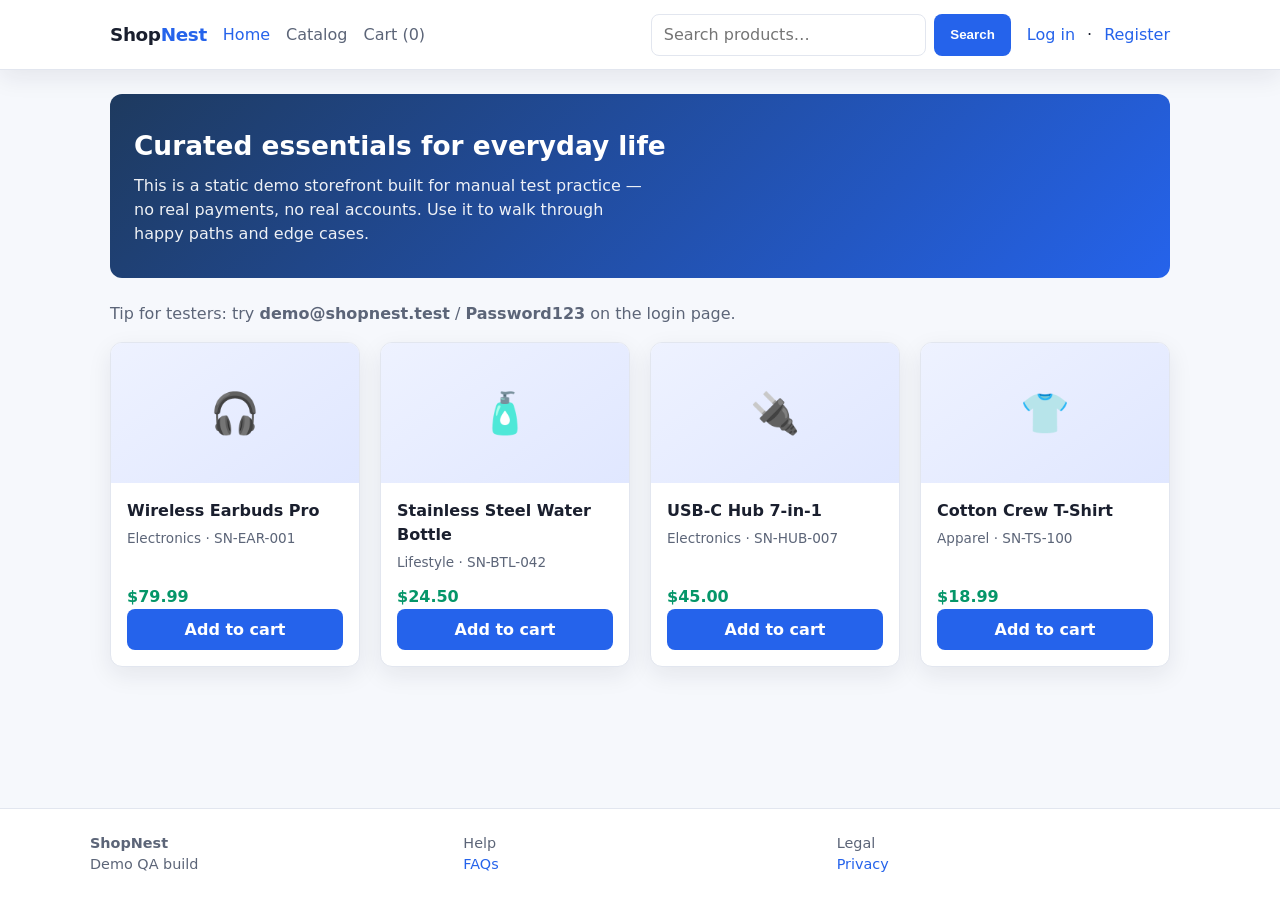
<file: demo-app/index.html>
<!DOCTYPE html>
<html lang="en">
  <head>
    <meta charset="UTF-8" />
    <meta name="viewport" content="width=device-width, initial-scale=1.0" />
    <title>ShopNest — Home</title>
    <link rel="stylesheet" href="css/styles.css" />
  </head>
  <body>
    <header class="site-header">
      <div class="header-inner">
        <a href="index.html" class="logo">Shop<span>Nest</span></a>
        <nav class="nav-main">
          <a href="index.html" class="active">Home</a>
          <a href="products.html">Catalog</a>
          <a href="cart.html">Cart (<span id="cart-count">0</span>)</a>
        </nav>
        <form class="search-bar" action="products.html" method="get">
          <input type="search" name="q" placeholder="Search products…" aria-label="Search" />
          <button type="submit">Search</button>
        </form>
        <div class="header-actions" id="auth-slot"></div>
      </div>
    </header>
    <main>
      <section class="hero">
        <h1>Curated essentials for everyday life</h1>
        <p>
          This is a static demo storefront built for manual test practice — no real payments,
          no real accounts. Use it to walk through happy paths and edge cases.
        </p>
      </section>
      <p style="color: var(--muted); margin-bottom: 1rem">
        Tip for testers: try <strong>demo@shopnest.test</strong> / <strong>Password123</strong> on the login page.
      </p>
      <div class="grid-products" id="home-products"></div>
    </main>
    <footer class="site-footer">
      <div class="footer-inner">
        <div><strong>ShopNest</strong><br />Demo QA build</div>
        <div>Help<br /><a href="#">FAQs</a></div>
        <div>Legal<br /><a href="#">Privacy</a></div>
      </div>
    </footer>
    <script src="js/data.js"></script>
    <script src="js/app.js"></script>
    <script>
      document.addEventListener("DOMContentLoaded", () => {
        const root = document.getElementById("home-products");
        (window.SHOP_PRODUCTS || []).slice(0, 4).forEach((p) => {
          const el = document.createElement("article");
          el.className = "card-product";
          el.innerHTML =
            '<div class="thumb" aria-hidden="true">' +
            p.emoji +
            "</div>" +
            '<div class="body"><h3>' +
            p.name +
            '</h3><div class="meta">' +
            p.category +
            " · " +
            p.sku +
            '</div><div class="price">$' +
            p.price.toFixed(2) +
            '</div><button type="button" class="btn btn-primary btn-block" data-add="' +
            p.id +
            '">Add to cart</button></div>';
          root.appendChild(el);
        });
        root.addEventListener("click", (e) => {
          const btn = e.target.closest("[data-add]");
          if (!btn) return;
          window.ShopNest.addToCart(btn.getAttribute("data-add"), 1);
          btn.textContent = "Added ✓";
          setTimeout(() => (btn.textContent = "Add to cart"), 1200);
        });
      });
    </script>
  </body>
</html>
</file>
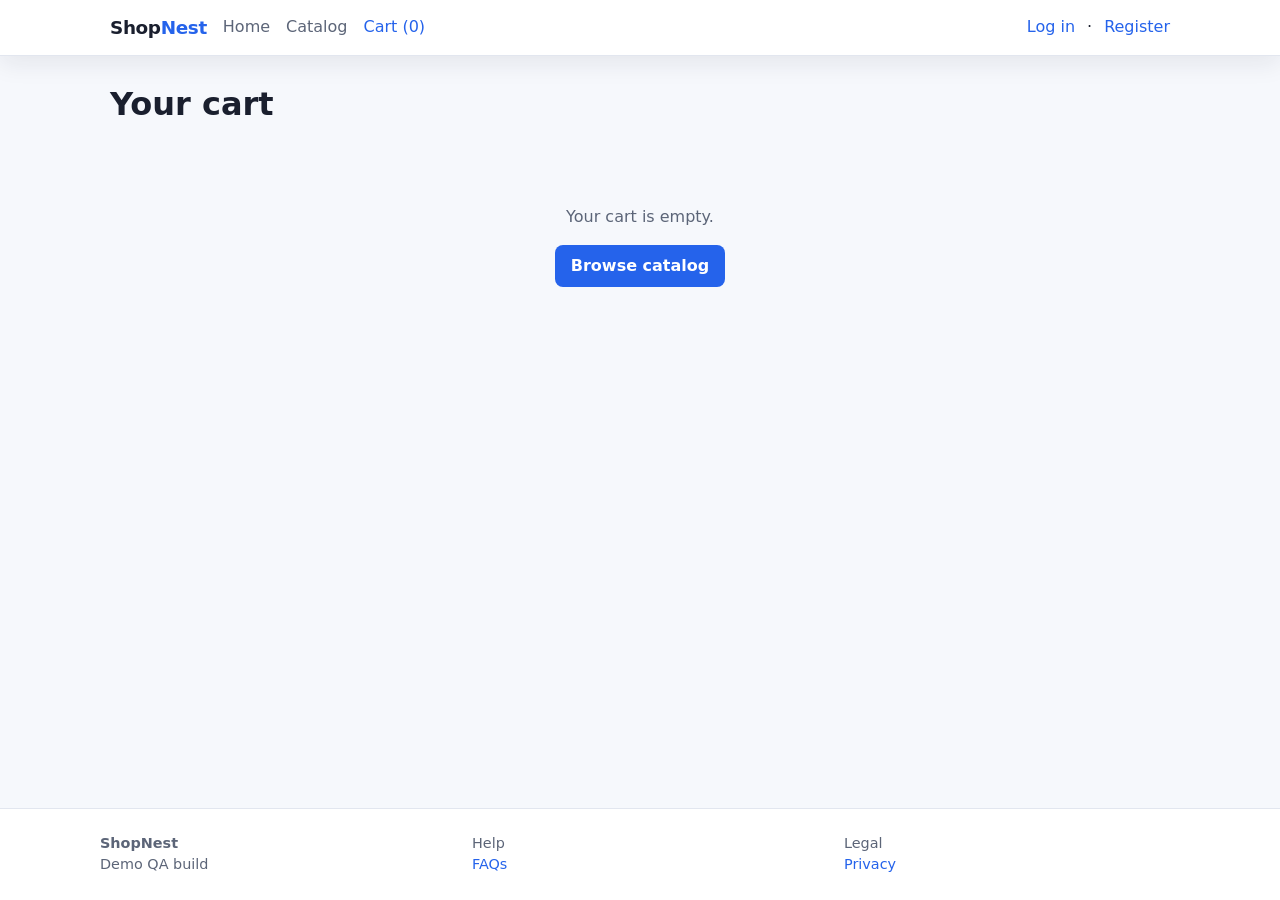
<file: demo-app/cart.html>
<!DOCTYPE html>
<html lang="en">
  <head>
    <meta charset="UTF-8" />
    <meta name="viewport" content="width=device-width, initial-scale=1.0" />
    <title>Cart — ShopNest</title>
    <link rel="stylesheet" href="css/styles.css" />
  </head>
  <body class="page-cart">
    <header class="site-header">
      <div class="header-inner">
        <a href="index.html" class="logo">Shop<span>Nest</span></a>
        <nav class="nav-main">
          <a href="index.html">Home</a>
          <a href="products.html">Catalog</a>
          <a href="cart.html" class="active">Cart (<span id="cart-count">0</span>)</a>
        </nav>
        <div class="header-actions" id="auth-slot"></div>
      </div>
    </header>
    <main>
      <h1 style="margin-top: 0">Your cart</h1>
      <div id="cart-empty" class="empty-state hidden">
        <p>Your cart is empty.</p>
        <a class="btn btn-primary" href="products.html">Browse catalog</a>
      </div>
      <div id="cart-filled" class="hidden">
        <p style="color: var(--muted)">
          Bulk discount demo: quantities of 10+ apply a 10% line discount (watch line totals for rounding
          issues — a known defect for your test log).
        </p>
        <div class="table-wrap">
          <table aria-label="Shopping cart">
            <thead>
              <tr>
                <th>Item</th>
                <th>Price</th>
                <th>Qty</th>
                <th>Line total</th>
                <th></th>
              </tr>
            </thead>
            <tbody id="cart-body"></tbody>
          </table>
        </div>
        <div style="max-width: 320px; margin-left: auto; margin-top: 1rem">
          <div class="summary-row"><span>Subtotal</span><span id="cart-sub">$0.00</span></div>
          <div class="summary-row summary-total"><span>Estimated total</span><span id="cart-total">$0.00</span></div>
          <a class="btn btn-primary btn-block" href="checkout.html" style="margin-top: 1rem">Proceed to checkout</a>
        </div>
      </div>
    </main>
    <footer class="site-footer">
      <div class="footer-inner">
        <div><strong>ShopNest</strong><br />Demo QA build</div>
        <div>Help<br /><a href="#">FAQs</a></div>
        <div>Legal<br /><a href="#">Privacy</a></div>
      </div>
    </footer>
    <script src="js/data.js"></script>
    <script src="js/app.js"></script>
    <script>
      function renderCart() {
        const cart = window.ShopNest.getCart();
        const empty = document.getElementById("cart-empty");
        const filled = document.getElementById("cart-filled");
        const body = document.getElementById("cart-body");
        window.ShopNest.updateCartBadge();
        if (!cart.length) {
          empty.classList.remove("hidden");
          filled.classList.add("hidden");
          return;
        }
        empty.classList.add("hidden");
        filled.classList.remove("hidden");
        body.innerHTML = "";
        cart.forEach((row) => {
          const line = window.ShopNest.lineTotal(row.price, row.qty);
          const tr = document.createElement("tr");
          tr.innerHTML =
            "<td><strong>" +
            row.name +
            "</strong><br /><small style='color:var(--muted)'>" +
            row.sku +
            "</small></td><td>$" +
            row.price.toFixed(2) +
            '</td><td><input type="number" min="1" max="99" value="' +
            row.qty +
            '" data-line="' +
            row.id +
            '" style="width:4rem" /></td><td>$' +
            line.toFixed(2) +
            '</td><td><button type="button" class="btn btn-secondary" data-remove="' +
            row.id +
            '">Remove</button></td>';
          body.appendChild(tr);
        });
        const sub = window.ShopNest.cartSubtotal();
        document.getElementById("cart-sub").textContent = "$" + sub.toFixed(2);
        document.getElementById("cart-total").textContent = "$" + sub.toFixed(2);
      }
      document.addEventListener("DOMContentLoaded", () => {
        renderCart();
        document.getElementById("cart-body").addEventListener("change", (e) => {
          const inp = e.target.closest("input[data-line]");
          if (!inp) return;
          window.ShopNest.setQty(inp.getAttribute("data-line"), inp.value);
          renderCart();
        });
        document.getElementById("cart-body").addEventListener("click", (e) => {
          const btn = e.target.closest("[data-remove]");
          if (!btn) return;
          window.ShopNest.removeLine(btn.getAttribute("data-remove"));
          renderCart();
        });
      });
    </script>
  </body>
</html>
</file>
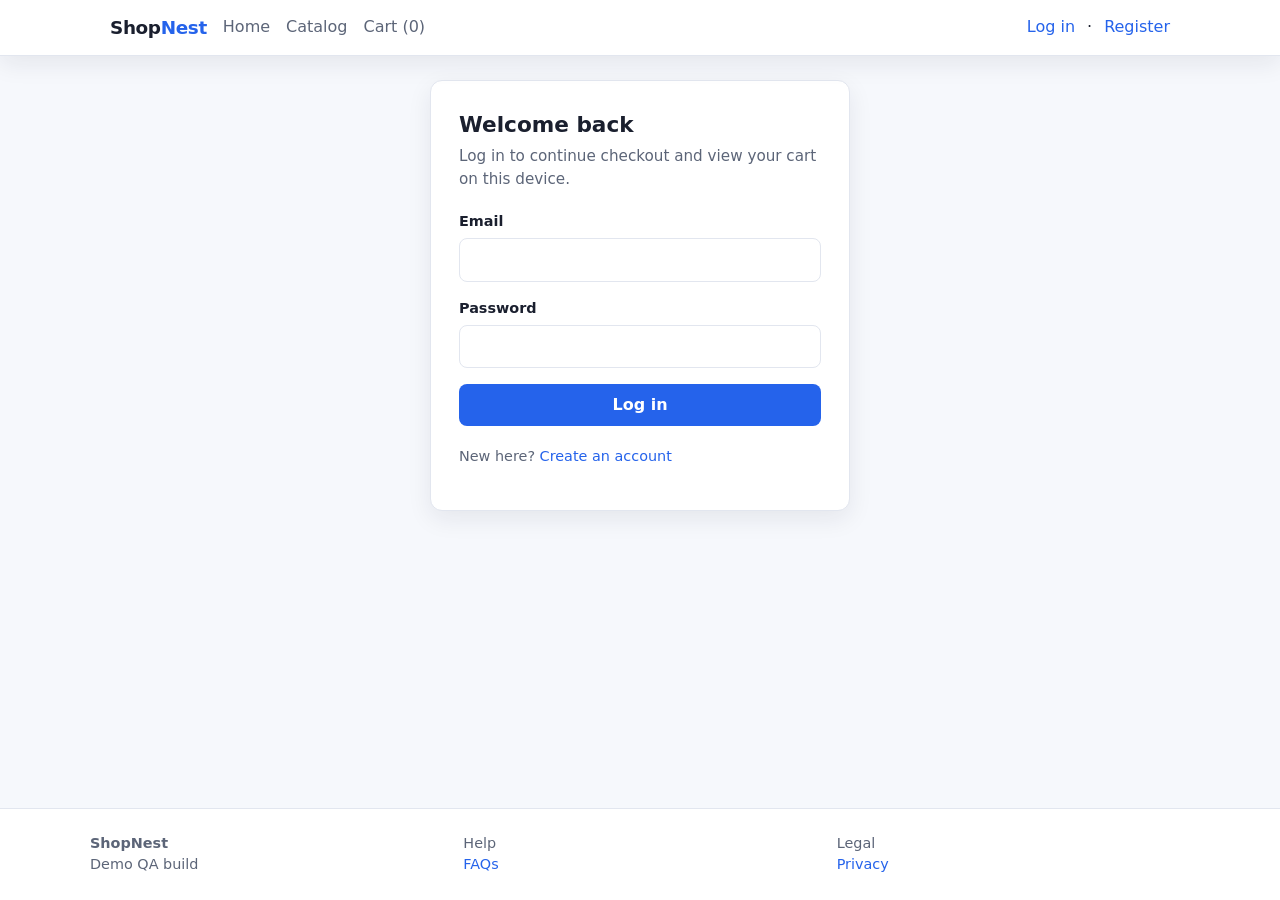
<file: demo-app/checkout.html>
<!DOCTYPE html>
<html lang="en">
  <head>
    <meta charset="UTF-8" />
    <meta name="viewport" content="width=device-width, initial-scale=1.0" />
    <title>Checkout — ShopNest</title>
    <link rel="stylesheet" href="css/styles.css" />
  </head>
  <body>
    <header class="site-header">
      <div class="header-inner">
        <a href="index.html" class="logo">Shop<span>Nest</span></a>
        <nav class="nav-main">
          <a href="index.html">Home</a>
          <a href="products.html">Catalog</a>
          <a href="cart.html">Cart (<span id="cart-count">0</span>)</a>
        </nav>
        <div class="header-actions" id="auth-slot"></div>
      </div>
    </header>
    <main>
      <div class="steps">
        <span class="on">1. Cart</span>
        <span class="on">2. Details</span>
        <span>3. Payment</span>
        <span>4. Confirmation</span>
      </div>
      <h1 style="margin-top: 0">Shipping details</h1>
      <div id="checkout-empty" class="empty-state hidden">
        <p>Your cart is empty. Add something nice first.</p>
        <a class="btn btn-primary" href="products.html">Go to catalog</a>
      </div>
      <div id="checkout-form-block" class="hidden">
        <div class="form-panel" style="max-width: 520px; margin: 0">
          <p class="sub">We will use this address on the order confirmation (demo only).</p>
          <form id="checkout-form" novalidate>
            <div class="field">
              <label for="addr-full">Street address</label>
              <input id="addr-full" type="text" required placeholder="123 Main Street" />
            </div>
            <div class="field">
              <label for="addr-line2">Apt, suite (optional)</label>
              <input id="addr-line2" type="text" placeholder="Unit 4B" />
            </div>
            <div class="field">
              <label for="addr-city">City</label>
              <input id="addr-city" type="text" required />
            </div>
            <div class="field">
              <label for="addr-zip">Postal code</label>
              <input id="addr-zip" type="text" required />
            </div>
            <button type="submit" class="btn btn-primary btn-block">Continue to payment</button>
          </form>
        </div>
      </div>
    </main>
    <footer class="site-footer">
      <div class="footer-inner">
        <div><strong>ShopNest</strong><br />Demo QA build</div>
        <div>Help<br /><a href="#">FAQs</a></div>
        <div>Legal<br /><a href="#">Privacy</a></div>
      </div>
    </footer>
    <script src="js/data.js"></script>
    <script src="js/app.js"></script>
    <script src="js/checkout.js"></script>
  </body>
</html>
</file>
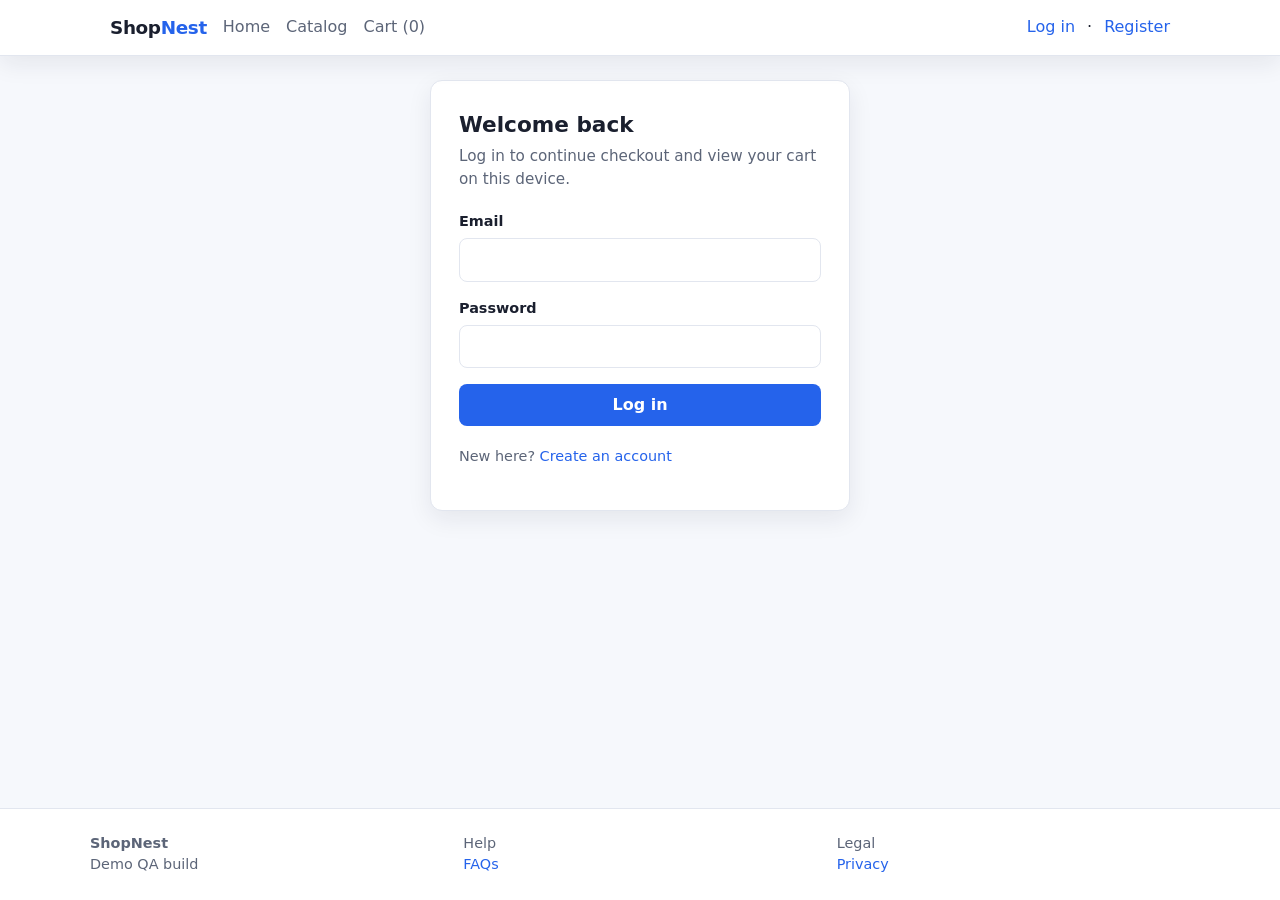
<file: demo-app/login.html>
<!DOCTYPE html>
<html lang="en">
  <head>
    <meta charset="UTF-8" />
    <meta name="viewport" content="width=device-width, initial-scale=1.0" />
    <title>Log in — ShopNest</title>
    <link rel="stylesheet" href="css/styles.css" />
  </head>
  <body>
    <header class="site-header">
      <div class="header-inner">
        <a href="index.html" class="logo">Shop<span>Nest</span></a>
        <nav class="nav-main">
          <a href="index.html">Home</a>
          <a href="products.html">Catalog</a>
          <a href="cart.html">Cart (<span id="cart-count">0</span>)</a>
        </nav>
        <div class="header-actions" id="auth-slot"></div>
      </div>
    </header>
    <main>
      <div class="form-panel">
        <h1>Welcome back</h1>
        <p class="sub">Log in to continue checkout and view your cart on this device.</p>
        <div id="login-error" class="alert alert-error hidden" role="alert"></div>
        <form id="login-form" novalidate>
          <div class="field">
            <label for="email">Email</label>
            <input id="email" name="email" type="email" autocomplete="username" required />
          </div>
          <div class="field">
            <label for="password">Password</label>
            <input id="password" name="password" type="password" autocomplete="current-password" required />
          </div>
          <button type="submit" class="btn btn-primary btn-block">Log in</button>
        </form>
        <p style="margin-top: 1.25rem; font-size: 0.9rem; color: var(--muted)">
          New here? <a href="register.html">Create an account</a>
        </p>
      </div>
    </main>
    <footer class="site-footer">
      <div class="footer-inner">
        <div><strong>ShopNest</strong><br />Demo QA build</div>
        <div>Help<br /><a href="#">FAQs</a></div>
        <div>Legal<br /><a href="#">Privacy</a></div>
      </div>
    </footer>
    <script src="js/data.js"></script>
    <script src="js/app.js"></script>
    <script src="js/login.js"></script>
  </body>
</html>
</file>
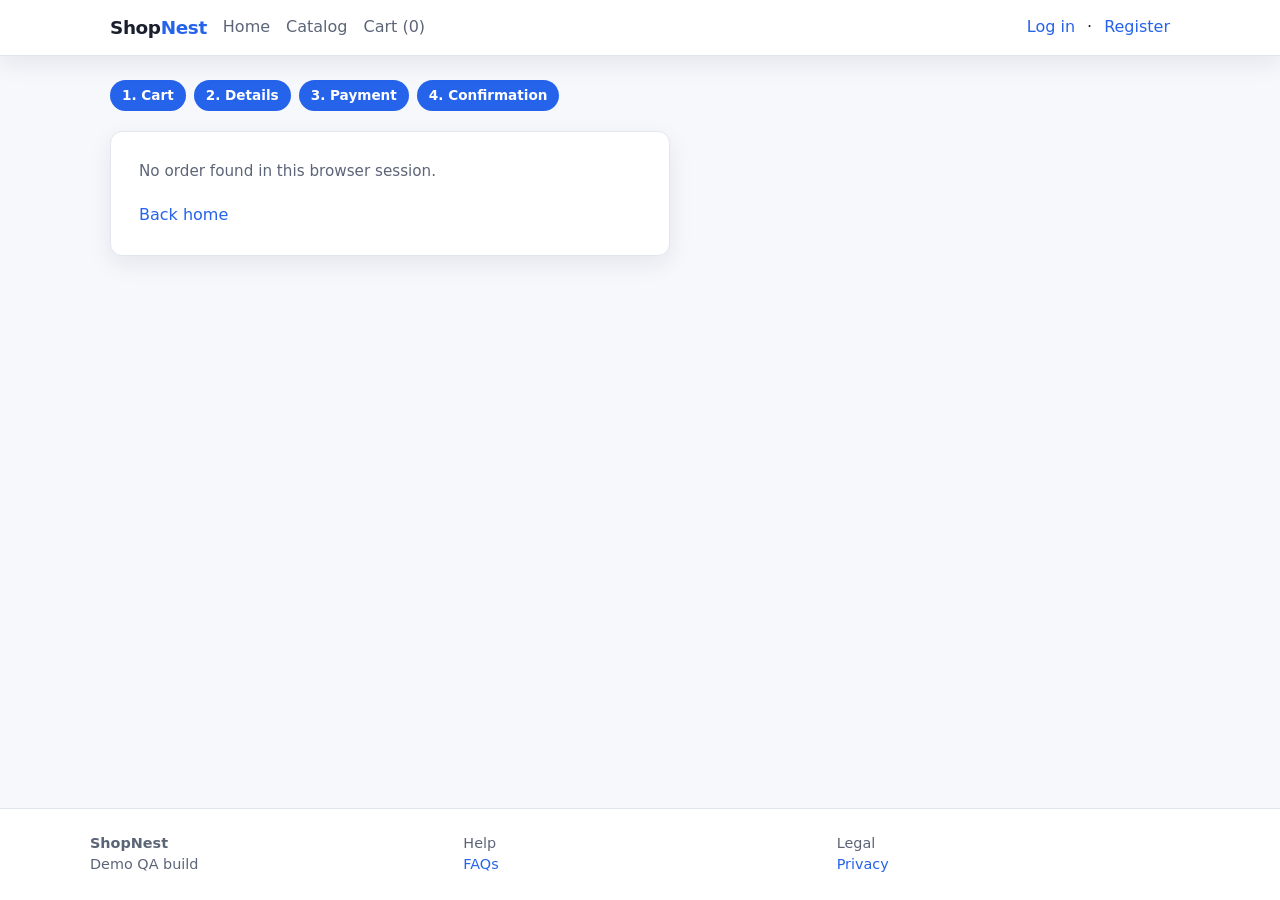
<file: demo-app/order-confirmation.html>
<!DOCTYPE html>
<html lang="en">
  <head>
    <meta charset="UTF-8" />
    <meta name="viewport" content="width=device-width, initial-scale=1.0" />
    <title>Order confirmed — ShopNest</title>
    <link rel="stylesheet" href="css/styles.css" />
  </head>
  <body>
    <header class="site-header">
      <div class="header-inner">
        <a href="index.html" class="logo">Shop<span>Nest</span></a>
        <nav class="nav-main">
          <a href="index.html">Home</a>
          <a href="products.html">Catalog</a>
          <a href="cart.html">Cart (<span id="cart-count">0</span>)</a>
        </nav>
        <div class="header-actions" id="auth-slot"></div>
      </div>
    </header>
    <main>
      <div class="steps">
        <span class="on">1. Cart</span>
        <span class="on">2. Details</span>
        <span class="on">3. Payment</span>
        <span class="on">4. Confirmation</span>
      </div>
      <div class="form-panel" style="max-width: 560px; margin: 0">
        <div class="alert alert-success" role="status">Thank you — your demo order is confirmed.</div>
        <h1 style="margin-top: 0.5rem">Order details</h1>
        <p class="sub" id="order-id-line"></p>
        <div id="order-lines" class="table-wrap" style="margin-top: 1rem"></div>
        <p style="margin-top: 1.25rem">
          <a class="btn btn-secondary" href="products.html">Keep shopping</a>
        </p>
      </div>
    </main>
    <footer class="site-footer">
      <div class="footer-inner">
        <div><strong>ShopNest</strong><br />Demo QA build</div>
        <div>Help<br /><a href="#">FAQs</a></div>
        <div>Legal<br /><a href="#">Privacy</a></div>
      </div>
    </footer>
    <script src="js/data.js"></script>
    <script src="js/app.js"></script>
    <script>
      document.addEventListener("DOMContentLoaded", () => {
        const raw = localStorage.getItem(window.ShopNest.STORAGE_ORDER);
        const order = raw ? JSON.parse(raw) : null;
        const params = new URLSearchParams(window.location.search);
        const idParam = params.get("id");
        if (!order || (idParam && order.id !== idParam)) {
          document.querySelector("main .form-panel").innerHTML =
            '<p class="sub">No order found in this browser session.</p><a href="index.html">Back home</a>';
          return;
        }
        document.getElementById("order-id-line").textContent = "Order ID: " + order.id;
        const lines = document.getElementById("order-lines");
        let rows =
          "<table><thead><tr><th>Item</th><th>Qty</th><th>Price</th></tr></thead><tbody>";
        (order.items || []).forEach((r) => {
          rows +=
            "<tr><td>" +
            r.name +
            "</td><td>" +
            r.qty +
            "</td><td>$" +
            r.price.toFixed(2) +
            "</td></tr>";
        });
        rows +=
          "</tbody></table><p style='padding:1rem'><strong>Ship to:</strong> " +
          (order.address && order.address.full ? order.address.full : "—") +
          ", " +
          (order.address && order.address.city ? order.address.city : "") +
          " " +
          (order.address && order.address.zip ? order.address.zip : "") +
          "</p>";
        lines.innerHTML = rows;
      });
    </script>
  </body>
</html>
</file>
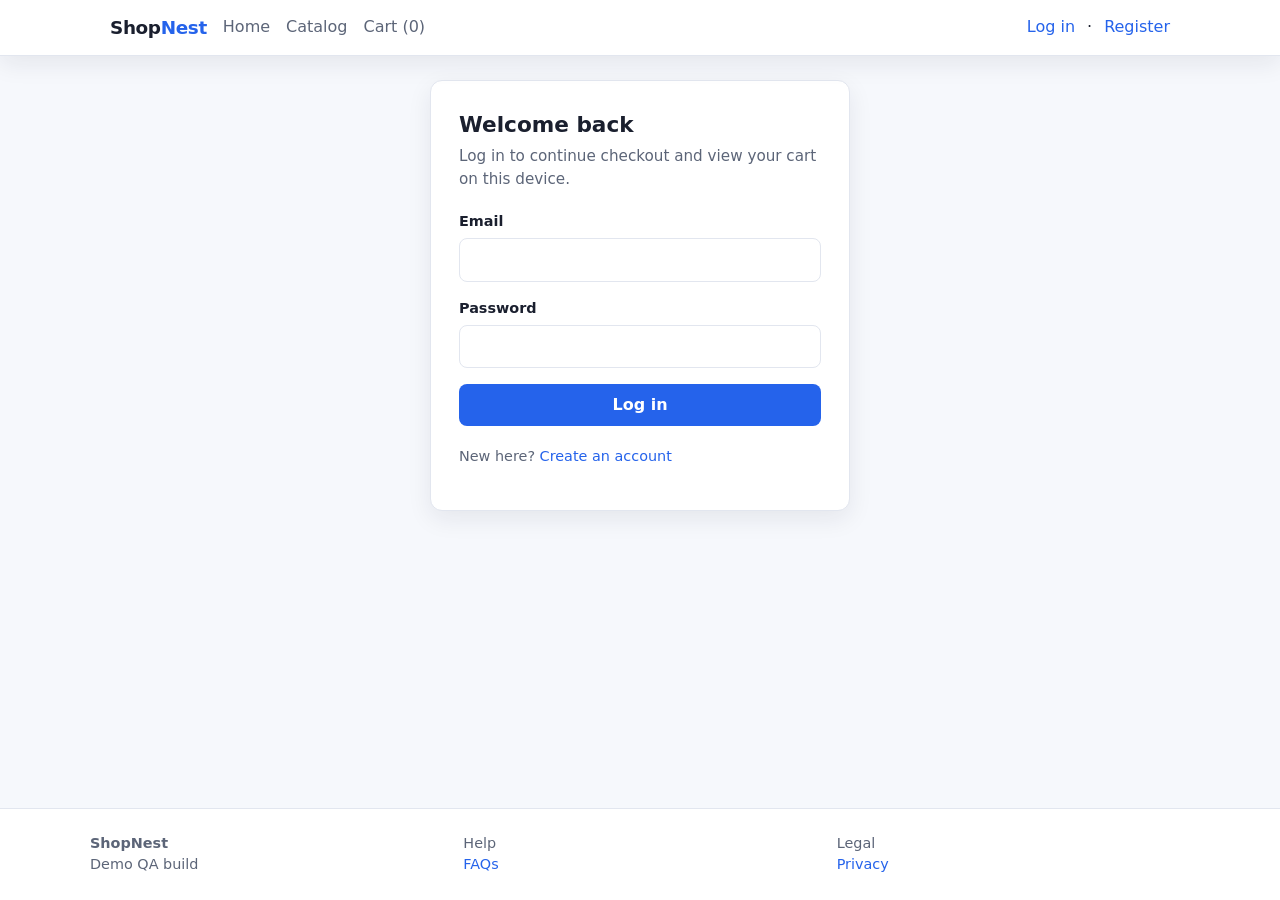
<file: demo-app/payment.html>
<!DOCTYPE html>
<html lang="en">
  <head>
    <meta charset="UTF-8" />
    <meta name="viewport" content="width=device-width, initial-scale=1.0" />
    <title>Payment — ShopNest</title>
    <link rel="stylesheet" href="css/styles.css" />
  </head>
  <body>
    <header class="site-header">
      <div class="header-inner">
        <a href="index.html" class="logo">Shop<span>Nest</span></a>
        <nav class="nav-main">
          <a href="index.html">Home</a>
          <a href="products.html">Catalog</a>
          <a href="cart.html">Cart (<span id="cart-count">0</span>)</a>
        </nav>
        <div class="header-actions" id="auth-slot"></div>
      </div>
    </header>
    <main>
      <div class="steps">
        <span class="on">1. Cart</span>
        <span class="on">2. Details</span>
        <span class="on">3. Payment</span>
        <span>4. Confirmation</span>
      </div>
      <h1 style="margin-top: 0">Payment</h1>
      <p style="color: var(--muted)">
        Demo gateway — no money moves. For success, avoid the digit sequence <strong>0000</strong> in the card
        number (that path is intentionally brittle for defect logging).
      </p>
      <div class="form-panel" style="max-width: 480px; margin: 0">
        <div class="summary-row summary-total" style="border: none; margin-bottom: 1rem">
          <span>Order subtotal</span>
          <span>$<span id="pay-subtotal">0.00</span></span>
        </div>
        <div id="pay-error" class="alert alert-error hidden" role="alert"></div>
        <form id="pay-form" novalidate>
          <div class="field">
            <label for="card-name">Name on card</label>
            <input id="card-name" type="text" required autocomplete="cc-name" />
          </div>
          <div class="field">
            <label for="card-num">Card number</label>
            <input id="card-num" type="text" inputmode="numeric" placeholder="4242 4242 4242 4242" required />
          </div>
          <div class="field">
            <label for="card-exp">Expiry (MM/YY)</label>
            <input id="card-exp" type="text" placeholder="12/30" required />
          </div>
          <div class="field">
            <label for="card-cvv">CVV</label>
            <input id="card-cvv" type="password" maxlength="4" placeholder="123" required />
          </div>
          <button type="submit" class="btn btn-primary btn-block">Pay now</button>
        </form>
      </div>
    </main>
    <footer class="site-footer">
      <div class="footer-inner">
        <div><strong>ShopNest</strong><br />Demo QA build</div>
        <div>Help<br /><a href="#">FAQs</a></div>
        <div>Legal<br /><a href="#">Privacy</a></div>
      </div>
    </footer>
    <script src="js/data.js"></script>
    <script src="js/app.js"></script>
    <script src="js/payment.js"></script>
  </body>
</html>
</file>
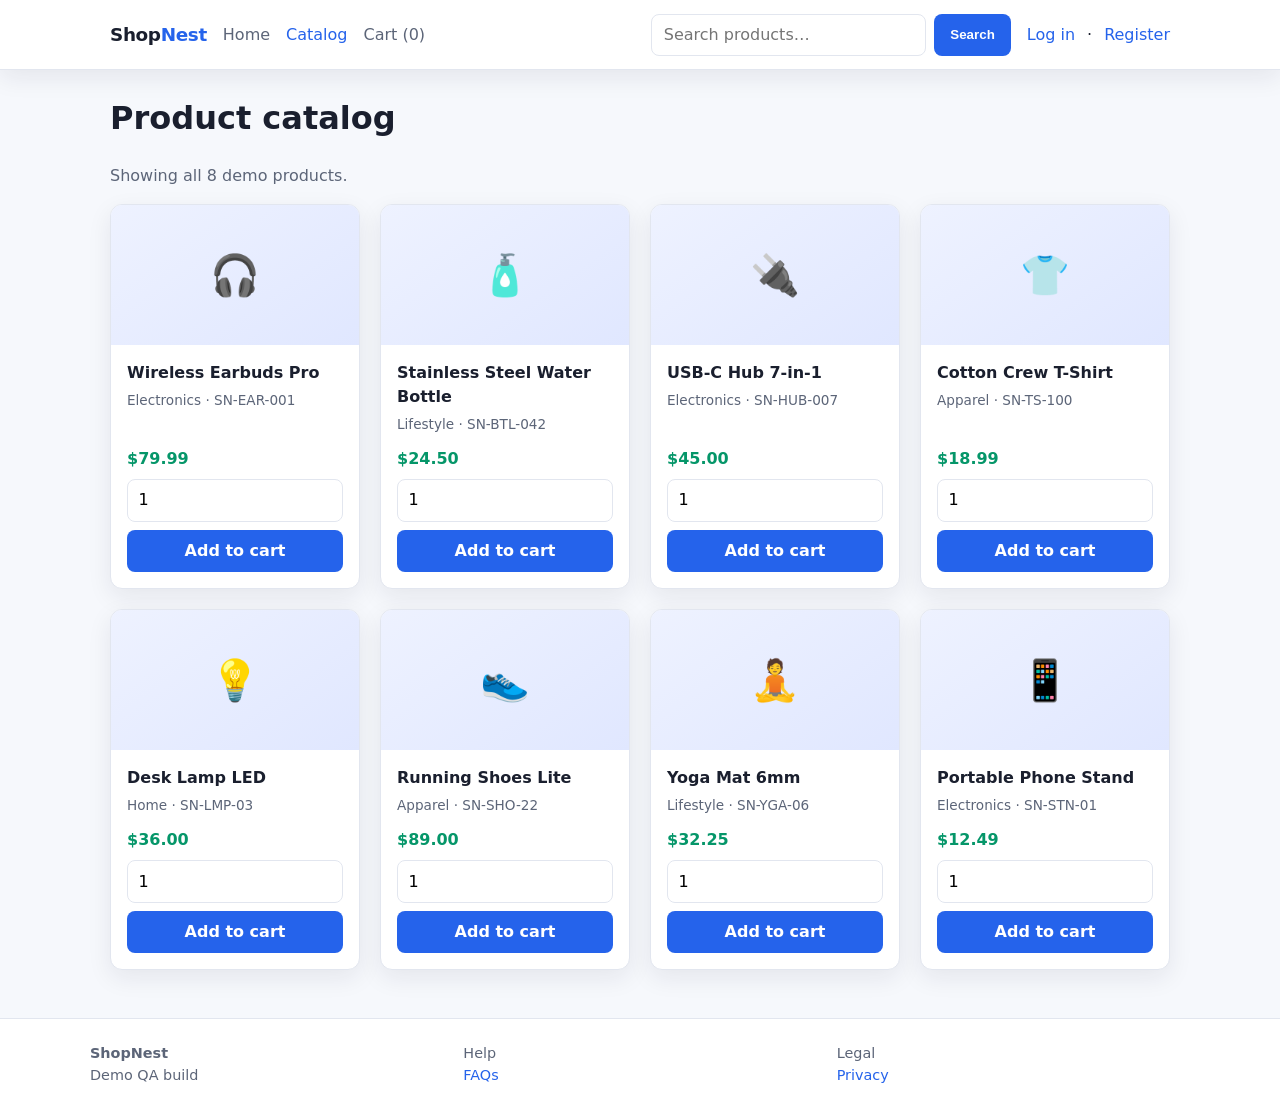
<file: demo-app/products.html>
<!DOCTYPE html>
<html lang="en">
  <head>
    <meta charset="UTF-8" />
    <meta name="viewport" content="width=device-width, initial-scale=1.0" />
    <title>Catalog — ShopNest</title>
    <link rel="stylesheet" href="css/styles.css" />
  </head>
  <body>
    <header class="site-header">
      <div class="header-inner">
        <a href="index.html" class="logo">Shop<span>Nest</span></a>
        <nav class="nav-main">
          <a href="index.html">Home</a>
          <a href="products.html" class="active">Catalog</a>
          <a href="cart.html">Cart (<span id="cart-count">0</span>)</a>
        </nav>
        <form class="search-bar" id="catalog-search" action="products.html" method="get">
          <input type="search" name="q" id="search-q" placeholder="Search products…" aria-label="Search" />
          <button type="submit">Search</button>
        </form>
        <div class="header-actions" id="auth-slot"></div>
      </div>
    </header>
    <main>
      <h1 style="margin-top: 0">Product catalog</h1>
      <p id="search-hint" style="color: var(--muted)"></p>
      <div class="grid-products" id="product-grid"></div>
      <div id="no-results" class="empty-state hidden">No products match that search. Try another keyword.</div>
    </main>
    <footer class="site-footer">
      <div class="footer-inner">
        <div><strong>ShopNest</strong><br />Demo QA build</div>
        <div>Help<br /><a href="#">FAQs</a></div>
        <div>Legal<br /><a href="#">Privacy</a></div>
      </div>
    </footer>
    <script src="js/data.js"></script>
    <script src="js/app.js"></script>
    <script>
      function renderList(query) {
        const products = window.SHOP_PRODUCTS || [];
        const list = window.ShopNest.filterProducts(products, query);
        const grid = document.getElementById("product-grid");
        const empty = document.getElementById("no-results");
        const hint = document.getElementById("search-hint");
        grid.innerHTML = "";
        if (query) hint.textContent = 'Results for: "' + query + '" (' + list.length + " items)";
        else hint.textContent = "Showing all " + products.length + " demo products.";
        if (!list.length) {
          empty.classList.remove("hidden");
          return;
        }
        empty.classList.add("hidden");
        list.forEach((p) => {
          const el = document.createElement("article");
          el.className = "card-product";
          el.innerHTML =
            '<div class="thumb" aria-hidden="true">' +
            p.emoji +
            "</div>" +
            '<div class="body"><h3>' +
            p.name +
            '</h3><div class="meta">' +
            p.category +
            " · " +
            p.sku +
            '</div><div class="price">$' +
            p.price.toFixed(2) +
            '</div><label class="field" style="margin:0.5rem 0"><span class="sr-only">Quantity</span><input type="number" min="1" max="99" value="1" aria-label="Quantity" data-qty="' +
            p.id +
            '" /></label><button type="button" class="btn btn-primary btn-block" data-add="' +
            p.id +
            '">Add to cart</button></div>';
          grid.appendChild(el);
        });
      }
      document.addEventListener("DOMContentLoaded", () => {
        const params = new URLSearchParams(window.location.search);
        const q = params.get("q") || "";
        document.getElementById("search-q").value = q;
        renderList(q);
        document.getElementById("product-grid").addEventListener("click", (e) => {
          const btn = e.target.closest("[data-add]");
          if (!btn) return;
          const id = btn.getAttribute("data-add");
          const inp = document.querySelector('input[data-qty="' + id + '"]');
          const qty = inp ? parseInt(inp.value, 10) : 1;
          window.ShopNest.addToCart(id, qty);
          btn.textContent = "Added ✓";
          setTimeout(() => (btn.textContent = "Add to cart"), 1200);
        });
      });
    </script>
    <style>
      .sr-only {
        position: absolute;
        width: 1px;
        height: 1px;
        padding: 0;
        margin: -1px;
        overflow: hidden;
        clip: rect(0, 0, 0, 0);
        border: 0;
      }
    </style>
  </body>
</html>
</file>
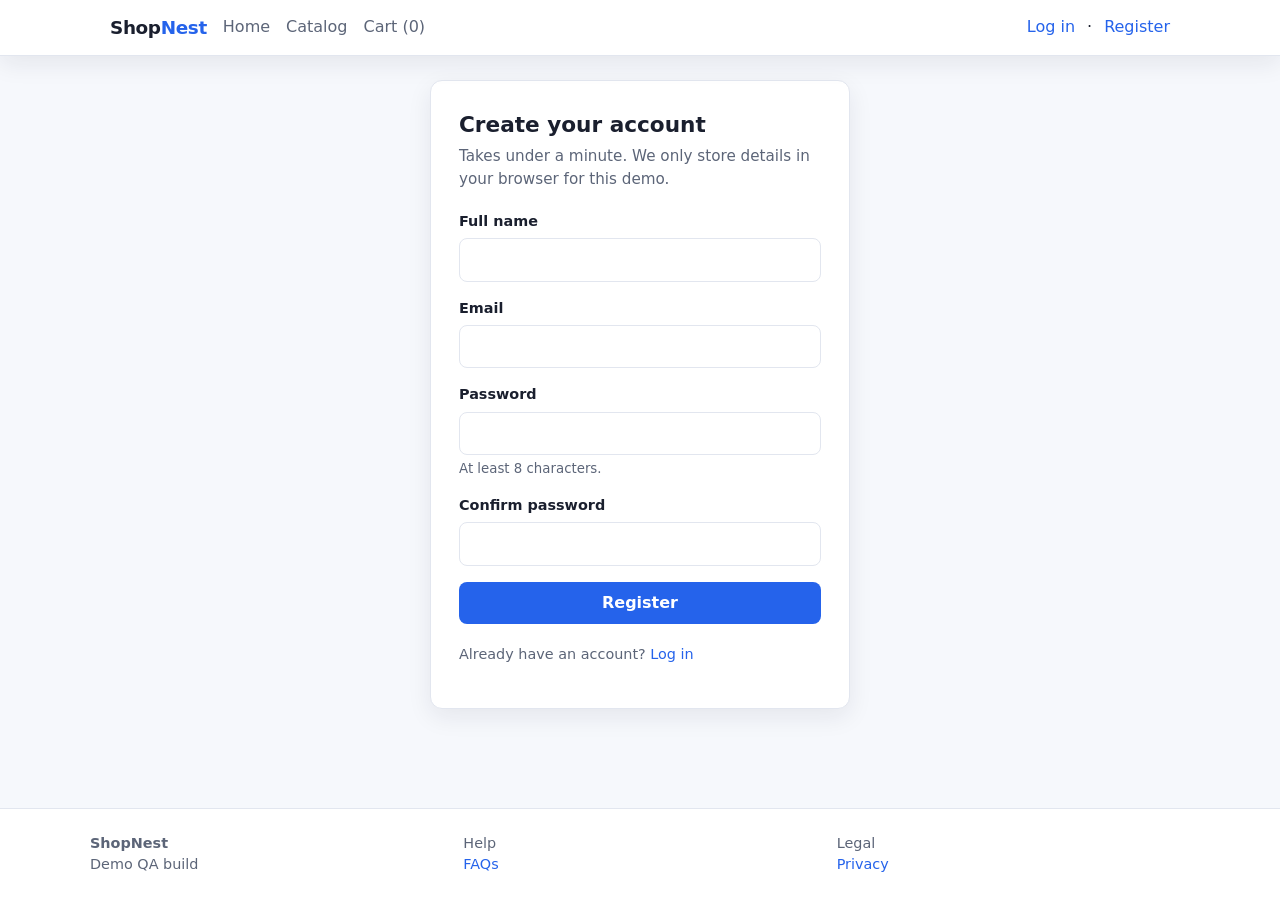
<file: demo-app/register.html>
<!DOCTYPE html>
<html lang="en">
  <head>
    <meta charset="UTF-8" />
    <meta name="viewport" content="width=device-width, initial-scale=1.0" />
    <title>Register — ShopNest</title>
    <link rel="stylesheet" href="css/styles.css" />
  </head>
  <body>
    <header class="site-header">
      <div class="header-inner">
        <a href="index.html" class="logo">Shop<span>Nest</span></a>
        <nav class="nav-main">
          <a href="index.html">Home</a>
          <a href="products.html">Catalog</a>
          <a href="cart.html">Cart (<span id="cart-count">0</span>)</a>
        </nav>
        <div class="header-actions" id="auth-slot"></div>
      </div>
    </header>
    <main>
      <div class="form-panel">
        <h1>Create your account</h1>
        <p class="sub">Takes under a minute. We only store details in your browser for this demo.</p>
        <div id="reg-error" class="alert alert-error hidden" role="alert"></div>
        <div id="reg-success" class="alert alert-success hidden" role="status"></div>
        <form id="register-form" novalidate>
          <div class="field">
            <label for="reg-name">Full name</label>
            <input id="reg-name" type="text" autocomplete="name" required />
          </div>
          <div class="field">
            <label for="reg-email">Email</label>
            <input id="reg-email" type="email" autocomplete="email" required />
          </div>
          <div class="field">
            <label for="reg-pass">Password</label>
            <input id="reg-pass" type="password" autocomplete="new-password" required />
            <small>At least 8 characters.</small>
          </div>
          <div class="field">
            <label for="reg-pass2">Confirm password</label>
            <input id="reg-pass2" type="password" autocomplete="new-password" required />
          </div>
          <button type="submit" class="btn btn-primary btn-block">Register</button>
        </form>
        <p style="margin-top: 1.25rem; font-size: 0.9rem; color: var(--muted)">
          Already have an account? <a href="login.html">Log in</a>
        </p>
      </div>
    </main>
    <footer class="site-footer">
      <div class="footer-inner">
        <div><strong>ShopNest</strong><br />Demo QA build</div>
        <div>Help<br /><a href="#">FAQs</a></div>
        <div>Legal<br /><a href="#">Privacy</a></div>
      </div>
    </footer>
    <script src="js/data.js"></script>
    <script src="js/app.js"></script>
    <script src="js/register.js"></script>
  </body>
</html>
</file>
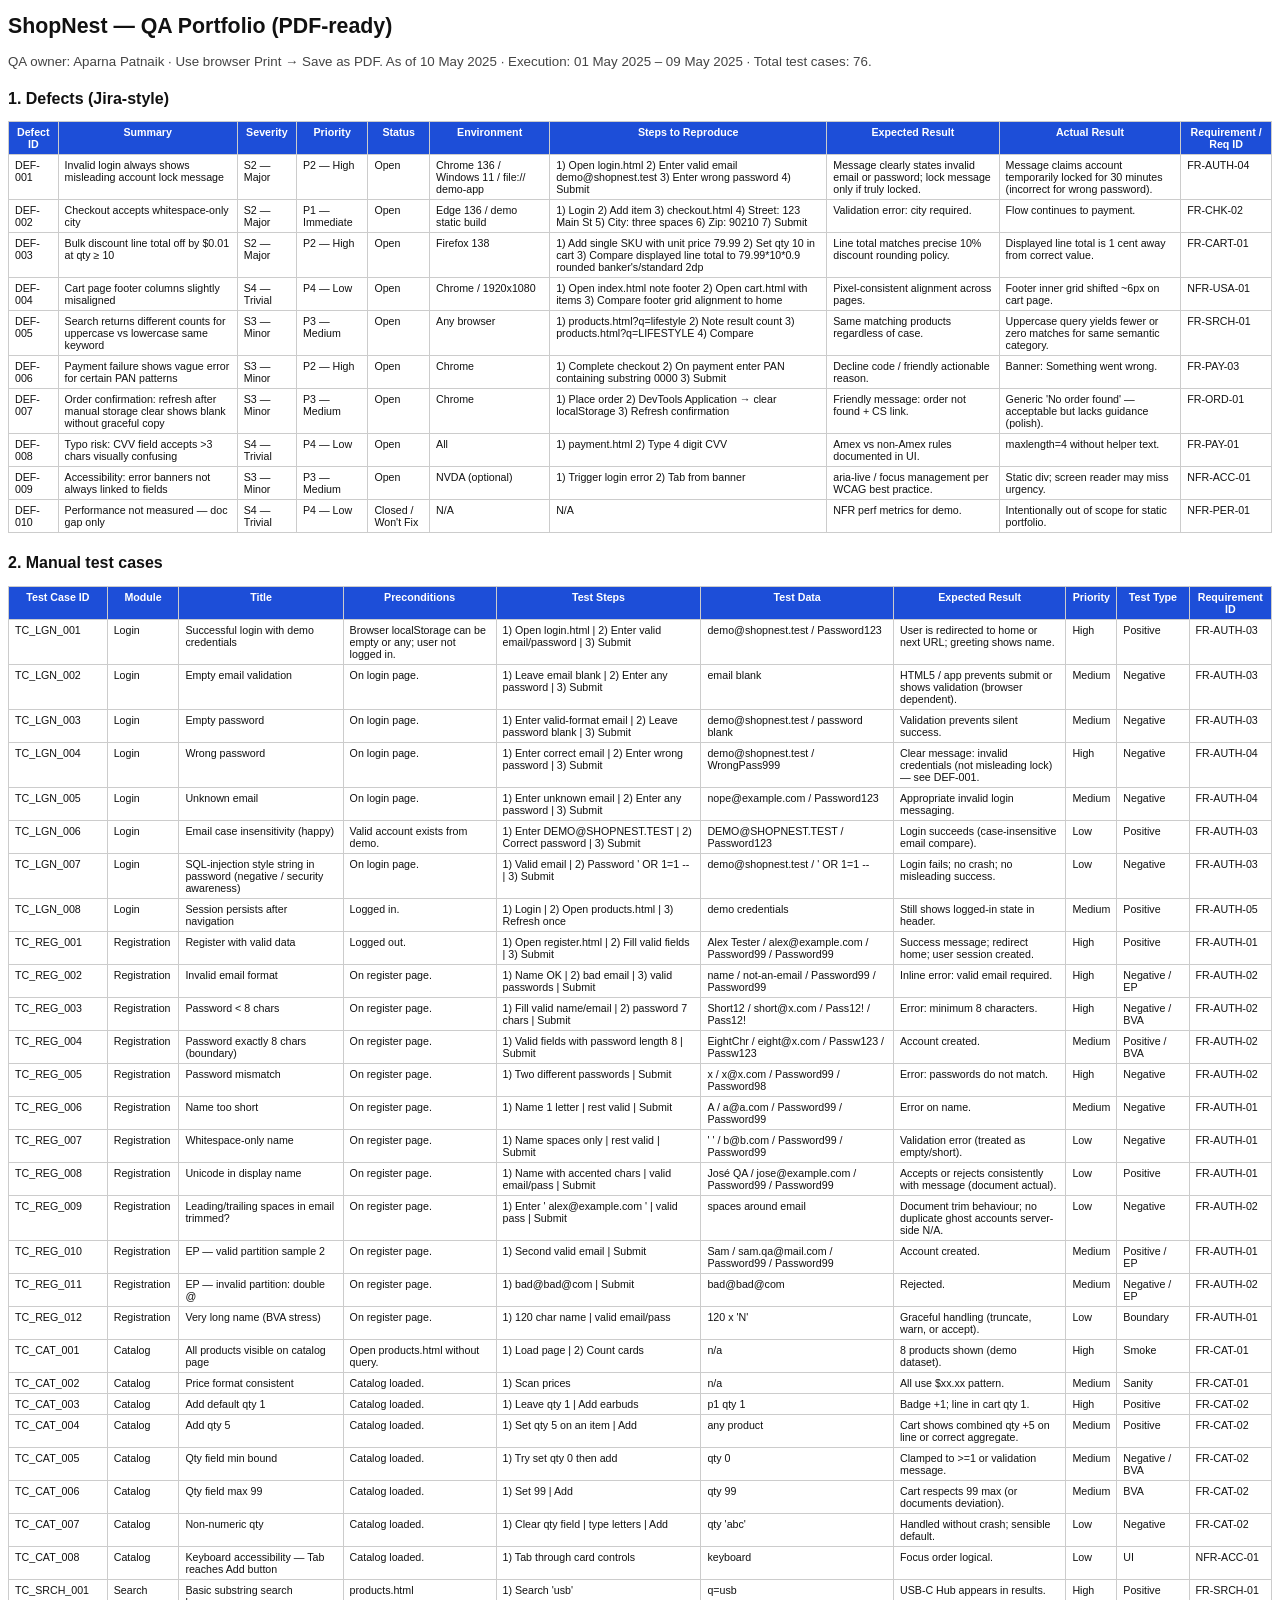
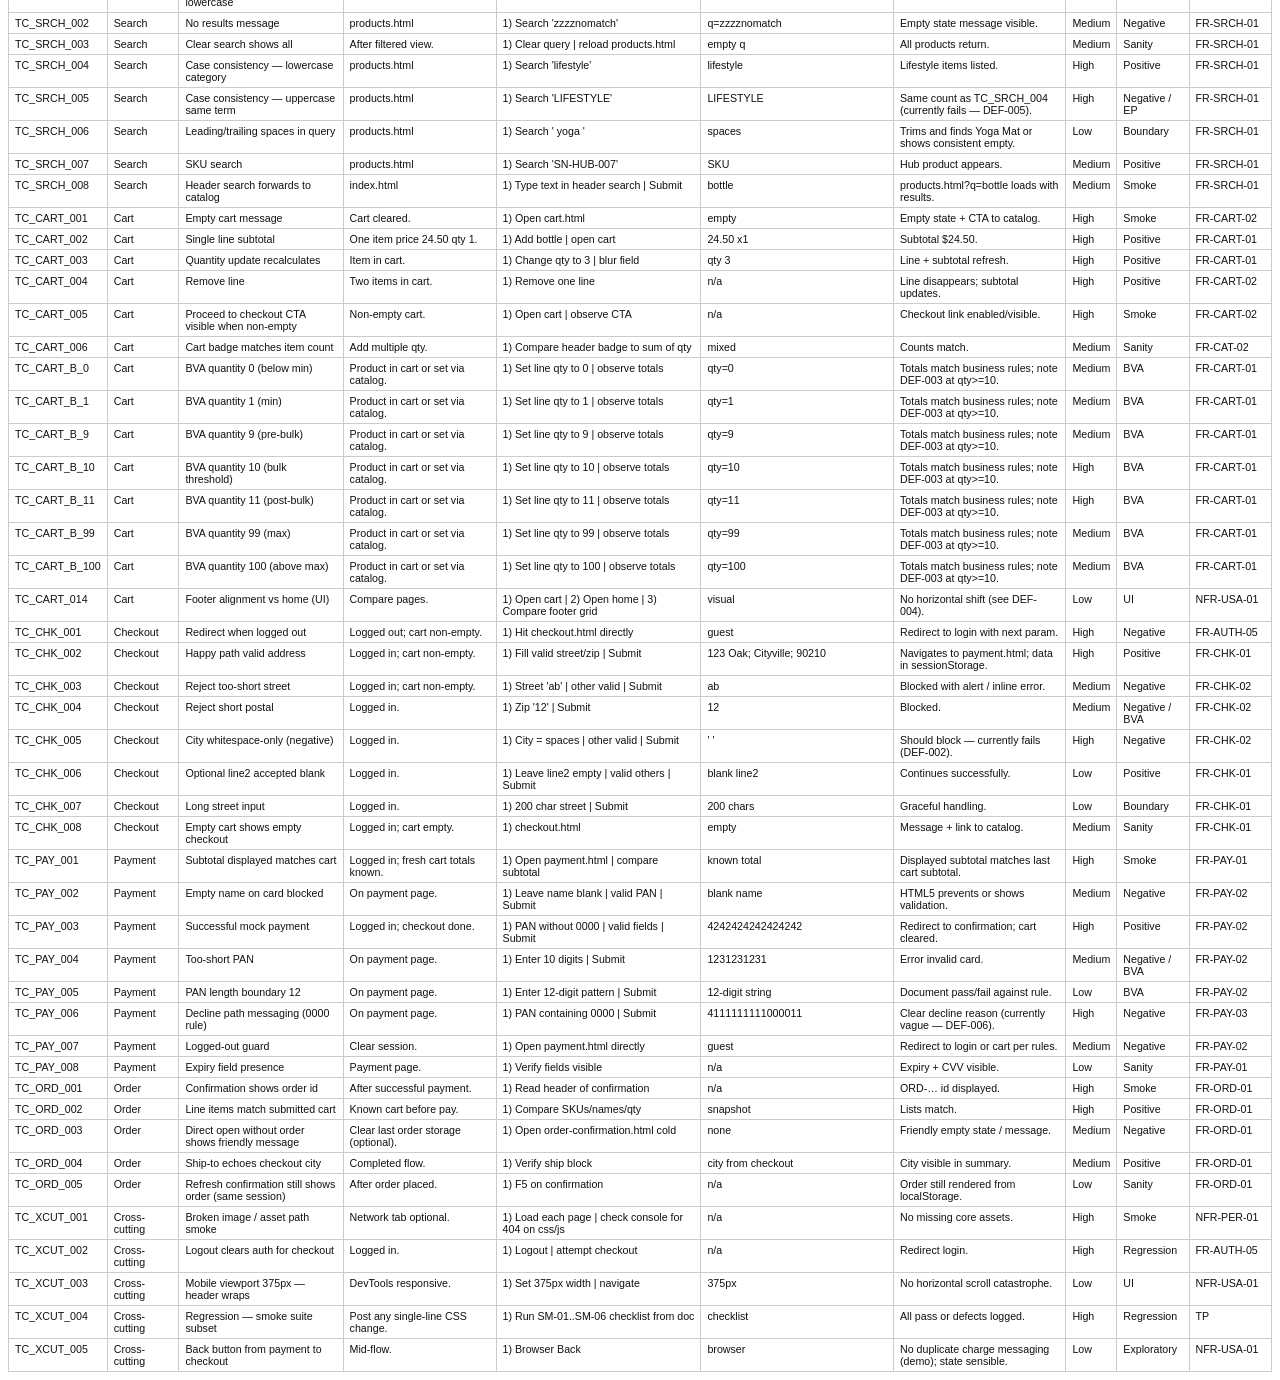
<file: exports/output/ShopNest_QA_Print.html>
<!DOCTYPE html>
<html lang="en">
<head>
<meta charset="utf-8"/>
<title>ShopNest QA Portfolio — Print to PDF</title>
<style>
  @page { size: A4; margin: 14mm; }
  body { font-family: Segoe UI, Arial, sans-serif; color: #111; font-size: 10pt; }
  h1 { font-size: 16pt; }
  h2 { font-size: 12pt; margin-top: 16pt; page-break-after: avoid; }
  table { border-collapse: collapse; width: 100%; margin-top: 6pt; page-break-inside: auto; }
  th, td { border: 1px solid #ccc; padding: 4px 6px; vertical-align: top; font-size: 8pt; }
  th { background: #1d4ed8; color: #fff; }
  .meta { color: #444; margin-bottom: 12pt; }
  tr { page-break-inside: avoid; page-break-after: auto; }
</style>
</head>
<body>
  <h1>ShopNest — QA Portfolio (PDF-ready)</h1>
  <p class="meta">QA owner: Aparna Patnaik · Use browser Print → Save as PDF. As of 10 May 2025 · Execution: 01 May 2025 – 09 May 2025 · Total test cases: 76.</p>
  <h2>1. Defects (Jira-style)</h2>
  <table><thead><tr><th>Defect ID</th><th>Summary</th><th>Severity</th><th>Priority</th><th>Status</th><th>Environment</th><th>Steps to Reproduce</th><th>Expected Result</th><th>Actual Result</th><th>Requirement / Req ID</th></tr></thead>
  <tbody><tr><td>DEF-001</td><td>Invalid login always shows misleading account lock message</td><td>S2 — Major</td><td>P2 — High</td><td>Open</td><td>Chrome 136 / Windows 11 / file:// demo-app</td><td>1) Open login.html
2) Enter valid email demo@shopnest.test
3) Enter wrong password
4) Submit</td><td>Message clearly states invalid email or password; lock message only if truly locked.</td><td>Message claims account temporarily locked for 30 minutes (incorrect for wrong password).</td><td>FR-AUTH-04</td></tr><tr><td>DEF-002</td><td>Checkout accepts whitespace-only city</td><td>S2 — Major</td><td>P1 — Immediate</td><td>Open</td><td>Edge 136 / demo static build</td><td>1) Login
2) Add item
3) checkout.html
4) Street: 123 Main St
5) City: three spaces
6) Zip: 90210
7) Submit</td><td>Validation error: city required.</td><td>Flow continues to payment.</td><td>FR-CHK-02</td></tr><tr><td>DEF-003</td><td>Bulk discount line total off by $0.01 at qty ≥ 10</td><td>S2 — Major</td><td>P2 — High</td><td>Open</td><td>Firefox 138</td><td>1) Add single SKU with unit price 79.99
2) Set qty 10 in cart
3) Compare displayed line total to 79.99*10*0.9 rounded banker's/standard 2dp</td><td>Line total matches precise 10% discount rounding policy.</td><td>Displayed line total is 1 cent away from correct value.</td><td>FR-CART-01</td></tr><tr><td>DEF-004</td><td>Cart page footer columns slightly misaligned</td><td>S4 — Trivial</td><td>P4 — Low</td><td>Open</td><td>Chrome / 1920x1080</td><td>1) Open index.html note footer
2) Open cart.html with items
3) Compare footer grid alignment to home</td><td>Pixel-consistent alignment across pages.</td><td>Footer inner grid shifted ~6px on cart page.</td><td>NFR-USA-01</td></tr><tr><td>DEF-005</td><td>Search returns different counts for uppercase vs lowercase same keyword</td><td>S3 — Minor</td><td>P3 — Medium</td><td>Open</td><td>Any browser</td><td>1) products.html?q=lifestyle
2) Note result count
3) products.html?q=LIFESTYLE
4) Compare</td><td>Same matching products regardless of case.</td><td>Uppercase query yields fewer or zero matches for same semantic category.</td><td>FR-SRCH-01</td></tr><tr><td>DEF-006</td><td>Payment failure shows vague error for certain PAN patterns</td><td>S3 — Minor</td><td>P2 — High</td><td>Open</td><td>Chrome</td><td>1) Complete checkout
2) On payment enter PAN containing substring 0000
3) Submit</td><td>Decline code / friendly actionable reason.</td><td>Banner: Something went wrong.</td><td>FR-PAY-03</td></tr><tr><td>DEF-007</td><td>Order confirmation: refresh after manual storage clear shows blank without graceful copy</td><td>S3 — Minor</td><td>P3 — Medium</td><td>Open</td><td>Chrome</td><td>1) Place order
2) DevTools Application → clear localStorage
3) Refresh confirmation</td><td>Friendly message: order not found + CS link.</td><td>Generic 'No order found' — acceptable but lacks guidance (polish).</td><td>FR-ORD-01</td></tr><tr><td>DEF-008</td><td>Typo risk: CVV field accepts &gt;3 chars visually confusing</td><td>S4 — Trivial</td><td>P4 — Low</td><td>Open</td><td>All</td><td>1) payment.html
2) Type 4 digit CVV</td><td>Amex vs non-Amex rules documented in UI.</td><td> maxlength=4 without helper text.</td><td>FR-PAY-01</td></tr><tr><td>DEF-009</td><td>Accessibility: error banners not always linked to fields</td><td>S3 — Minor</td><td>P3 — Medium</td><td>Open</td><td>NVDA (optional)</td><td>1) Trigger login error
2) Tab from banner</td><td>aria-live / focus management per WCAG best practice.</td><td>Static div; screen reader may miss urgency.</td><td>NFR-ACC-01</td></tr><tr><td>DEF-010</td><td>Performance not measured — doc gap only</td><td>S4 — Trivial</td><td>P4 — Low</td><td>Closed / Won't Fix</td><td>N/A</td><td>N/A</td><td>NFR perf metrics for demo.</td><td>Intentionally out of scope for static portfolio.</td><td>NFR-PER-01</td></tr></tbody></table>
  <h2>2. Manual test cases</h2>
  <table><thead><tr><th>Test Case ID</th><th>Module</th><th>Title</th><th>Preconditions</th><th>Test Steps</th><th>Test Data</th><th>Expected Result</th><th>Priority</th><th>Test Type</th><th>Requirement ID</th></tr></thead>
  <tbody><tr><td>TC_LGN_001</td><td>Login</td><td>Successful login with demo credentials</td><td>Browser localStorage can be empty or any; user not logged in.</td><td>1) Open login.html | 2) Enter valid email/password | 3) Submit</td><td>demo@shopnest.test / Password123</td><td>User is redirected to home or next URL; greeting shows name.</td><td>High</td><td>Positive</td><td>FR-AUTH-03</td></tr><tr><td>TC_LGN_002</td><td>Login</td><td>Empty email validation</td><td>On login page.</td><td>1) Leave email blank | 2) Enter any password | 3) Submit</td><td>email blank</td><td>HTML5 / app prevents submit or shows validation (browser dependent).</td><td>Medium</td><td>Negative</td><td>FR-AUTH-03</td></tr><tr><td>TC_LGN_003</td><td>Login</td><td>Empty password</td><td>On login page.</td><td>1) Enter valid-format email | 2) Leave password blank | 3) Submit</td><td>demo@shopnest.test / password blank</td><td>Validation prevents silent success.</td><td>Medium</td><td>Negative</td><td>FR-AUTH-03</td></tr><tr><td>TC_LGN_004</td><td>Login</td><td>Wrong password</td><td>On login page.</td><td>1) Enter correct email | 2) Enter wrong password | 3) Submit</td><td>demo@shopnest.test / WrongPass999</td><td>Clear message: invalid credentials (not misleading lock) — see DEF-001.</td><td>High</td><td>Negative</td><td>FR-AUTH-04</td></tr><tr><td>TC_LGN_005</td><td>Login</td><td>Unknown email</td><td>On login page.</td><td>1) Enter unknown email | 2) Enter any password | 3) Submit</td><td>nope@example.com / Password123</td><td>Appropriate invalid login messaging.</td><td>Medium</td><td>Negative</td><td>FR-AUTH-04</td></tr><tr><td>TC_LGN_006</td><td>Login</td><td>Email case insensitivity (happy)</td><td>Valid account exists from demo.</td><td>1) Enter DEMO@SHOPNEST.TEST | 2) Correct password | 3) Submit</td><td>DEMO@SHOPNEST.TEST / Password123</td><td>Login succeeds (case-insensitive email compare).</td><td>Low</td><td>Positive</td><td>FR-AUTH-03</td></tr><tr><td>TC_LGN_007</td><td>Login</td><td>SQL-injection style string in password (negative / security awareness)</td><td>On login page.</td><td>1) Valid email | 2) Password ' OR 1=1 -- | 3) Submit</td><td>demo@shopnest.test / ' OR 1=1 --</td><td>Login fails; no crash; no misleading success.</td><td>Low</td><td>Negative</td><td>FR-AUTH-03</td></tr><tr><td>TC_LGN_008</td><td>Login</td><td>Session persists after navigation</td><td>Logged in.</td><td>1) Login | 2) Open products.html | 3) Refresh once</td><td>demo credentials</td><td>Still shows logged-in state in header.</td><td>Medium</td><td>Positive</td><td>FR-AUTH-05</td></tr><tr><td>TC_REG_001</td><td>Registration</td><td>Register with valid data</td><td>Logged out.</td><td>1) Open register.html | 2) Fill valid fields | 3) Submit</td><td>Alex Tester / alex@example.com / Password99 / Password99</td><td>Success message; redirect home; user session created.</td><td>High</td><td>Positive</td><td>FR-AUTH-01</td></tr><tr><td>TC_REG_002</td><td>Registration</td><td>Invalid email format</td><td>On register page.</td><td>1) Name OK | 2) bad email | 3) valid passwords | Submit</td><td>name / not-an-email / Password99 / Password99</td><td>Inline error: valid email required.</td><td>High</td><td>Negative / EP</td><td>FR-AUTH-02</td></tr><tr><td>TC_REG_003</td><td>Registration</td><td>Password &lt; 8 chars</td><td>On register page.</td><td>1) Fill valid name/email | 2) password 7 chars | Submit</td><td>Short12 / short@x.com / Pass12! / Pass12!</td><td>Error: minimum 8 characters.</td><td>High</td><td>Negative / BVA</td><td>FR-AUTH-02</td></tr><tr><td>TC_REG_004</td><td>Registration</td><td>Password exactly 8 chars (boundary)</td><td>On register page.</td><td>1) Valid fields with password length 8 | Submit</td><td>EightChr / eight@x.com / Passw123 / Passw123</td><td>Account created.</td><td>Medium</td><td>Positive / BVA</td><td>FR-AUTH-02</td></tr><tr><td>TC_REG_005</td><td>Registration</td><td>Password mismatch</td><td>On register page.</td><td>1) Two different passwords | Submit</td><td>x / x@x.com / Password99 / Password98</td><td>Error: passwords do not match.</td><td>High</td><td>Negative</td><td>FR-AUTH-02</td></tr><tr><td>TC_REG_006</td><td>Registration</td><td>Name too short</td><td>On register page.</td><td>1) Name 1 letter | rest valid | Submit</td><td>A / a@a.com / Password99 / Password99</td><td>Error on name.</td><td>Medium</td><td>Negative</td><td>FR-AUTH-01</td></tr><tr><td>TC_REG_007</td><td>Registration</td><td>Whitespace-only name</td><td>On register page.</td><td>1) Name spaces only | rest valid | Submit</td><td>'   ' / b@b.com / Password99 / Password99</td><td>Validation error (treated as empty/short).</td><td>Low</td><td>Negative</td><td>FR-AUTH-01</td></tr><tr><td>TC_REG_008</td><td>Registration</td><td>Unicode in display name</td><td>On register page.</td><td>1) Name with accented chars | valid email/pass | Submit</td><td>José QA / jose@example.com / Password99 / Password99</td><td>Accepts or rejects consistently with message (document actual).</td><td>Low</td><td>Positive</td><td>FR-AUTH-01</td></tr><tr><td>TC_REG_009</td><td>Registration</td><td>Leading/trailing spaces in email trimmed?</td><td>On register page.</td><td>1) Enter '  alex@example.com  ' | valid pass | Submit</td><td>spaces around email</td><td>Document trim behaviour; no duplicate ghost accounts server-side N/A.</td><td>Low</td><td>Negative</td><td>FR-AUTH-02</td></tr><tr><td>TC_REG_010</td><td>Registration</td><td>EP — valid partition sample 2</td><td>On register page.</td><td>1) Second valid email | Submit</td><td>Sam / sam.qa@mail.com / Password99 / Password99</td><td>Account created.</td><td>Medium</td><td>Positive / EP</td><td>FR-AUTH-01</td></tr><tr><td>TC_REG_011</td><td>Registration</td><td>EP — invalid partition: double @</td><td>On register page.</td><td>1) bad@bad@com | Submit</td><td>bad@bad@com</td><td>Rejected.</td><td>Medium</td><td>Negative / EP</td><td>FR-AUTH-02</td></tr><tr><td>TC_REG_012</td><td>Registration</td><td>Very long name (BVA stress)</td><td>On register page.</td><td>1) 120 char name | valid email/pass</td><td>120 x 'N'</td><td>Graceful handling (truncate, warn, or accept).</td><td>Low</td><td>Boundary</td><td>FR-AUTH-01</td></tr><tr><td>TC_CAT_001</td><td>Catalog</td><td>All products visible on catalog page</td><td>Open products.html without query.</td><td>1) Load page | 2) Count cards</td><td>n/a</td><td>8 products shown (demo dataset).</td><td>High</td><td>Smoke</td><td>FR-CAT-01</td></tr><tr><td>TC_CAT_002</td><td>Catalog</td><td>Price format consistent</td><td>Catalog loaded.</td><td>1) Scan prices</td><td>n/a</td><td>All use $xx.xx pattern.</td><td>Medium</td><td>Sanity</td><td>FR-CAT-01</td></tr><tr><td>TC_CAT_003</td><td>Catalog</td><td>Add default qty 1</td><td>Catalog loaded.</td><td>1) Leave qty 1 | Add earbuds</td><td>p1 qty 1</td><td>Badge +1; line in cart qty 1.</td><td>High</td><td>Positive</td><td>FR-CAT-02</td></tr><tr><td>TC_CAT_004</td><td>Catalog</td><td>Add qty 5</td><td>Catalog loaded.</td><td>1) Set qty 5 on an item | Add</td><td>any product</td><td>Cart shows combined qty +5 on line or correct aggregate.</td><td>Medium</td><td>Positive</td><td>FR-CAT-02</td></tr><tr><td>TC_CAT_005</td><td>Catalog</td><td>Qty field min bound</td><td>Catalog loaded.</td><td>1) Try set qty 0 then add</td><td>qty 0</td><td>Clamped to &gt;=1 or validation message.</td><td>Medium</td><td>Negative / BVA</td><td>FR-CAT-02</td></tr><tr><td>TC_CAT_006</td><td>Catalog</td><td>Qty field max 99</td><td>Catalog loaded.</td><td>1) Set 99 | Add</td><td>qty 99</td><td>Cart respects 99 max (or documents deviation).</td><td>Medium</td><td>BVA</td><td>FR-CAT-02</td></tr><tr><td>TC_CAT_007</td><td>Catalog</td><td>Non-numeric qty</td><td>Catalog loaded.</td><td>1) Clear qty field | type letters | Add</td><td>qty 'abc'</td><td>Handled without crash; sensible default.</td><td>Low</td><td>Negative</td><td>FR-CAT-02</td></tr><tr><td>TC_CAT_008</td><td>Catalog</td><td>Keyboard accessibility — Tab reaches Add button</td><td>Catalog loaded.</td><td>1) Tab through card controls</td><td>keyboard</td><td>Focus order logical.</td><td>Low</td><td>UI</td><td>NFR-ACC-01</td></tr><tr><td>TC_SRCH_001</td><td>Search</td><td>Basic substring search lowercase</td><td>products.html</td><td>1) Search 'usb'</td><td>q=usb</td><td>USB-C Hub appears in results.</td><td>High</td><td>Positive</td><td>FR-SRCH-01</td></tr><tr><td>TC_SRCH_002</td><td>Search</td><td>No results message</td><td>products.html</td><td>1) Search 'zzzznomatch'</td><td>q=zzzznomatch</td><td>Empty state message visible.</td><td>Medium</td><td>Negative</td><td>FR-SRCH-01</td></tr><tr><td>TC_SRCH_003</td><td>Search</td><td>Clear search shows all</td><td>After filtered view.</td><td>1) Clear query | reload products.html</td><td>empty q</td><td>All products return.</td><td>Medium</td><td>Sanity</td><td>FR-SRCH-01</td></tr><tr><td>TC_SRCH_004</td><td>Search</td><td>Case consistency — lowercase category</td><td>products.html</td><td>1) Search 'lifestyle'</td><td>lifestyle</td><td>Lifestyle items listed.</td><td>High</td><td>Positive</td><td>FR-SRCH-01</td></tr><tr><td>TC_SRCH_005</td><td>Search</td><td>Case consistency — uppercase same term</td><td>products.html</td><td>1) Search 'LIFESTYLE'</td><td>LIFESTYLE</td><td>Same count as TC_SRCH_004 (currently fails — DEF-005).</td><td>High</td><td>Negative / EP</td><td>FR-SRCH-01</td></tr><tr><td>TC_SRCH_006</td><td>Search</td><td>Leading/trailing spaces in query</td><td>products.html</td><td>1) Search '  yoga  '</td><td>spaces</td><td>Trims and finds Yoga Mat or shows consistent empty.</td><td>Low</td><td>Boundary</td><td>FR-SRCH-01</td></tr><tr><td>TC_SRCH_007</td><td>Search</td><td>SKU search</td><td>products.html</td><td>1) Search 'SN-HUB-007'</td><td>SKU</td><td>Hub product appears.</td><td>Medium</td><td>Positive</td><td>FR-SRCH-01</td></tr><tr><td>TC_SRCH_008</td><td>Search</td><td>Header search forwards to catalog</td><td>index.html</td><td>1) Type text in header search | Submit</td><td>bottle</td><td>products.html?q=bottle loads with results.</td><td>Medium</td><td>Smoke</td><td>FR-SRCH-01</td></tr><tr><td>TC_CART_001</td><td>Cart</td><td>Empty cart message</td><td>Cart cleared.</td><td>1) Open cart.html</td><td>empty</td><td>Empty state + CTA to catalog.</td><td>High</td><td>Smoke</td><td>FR-CART-02</td></tr><tr><td>TC_CART_002</td><td>Cart</td><td>Single line subtotal</td><td>One item price 24.50 qty 1.</td><td>1) Add bottle | open cart</td><td>24.50 x1</td><td>Subtotal $24.50.</td><td>High</td><td>Positive</td><td>FR-CART-01</td></tr><tr><td>TC_CART_003</td><td>Cart</td><td>Quantity update recalculates</td><td>Item in cart.</td><td>1) Change qty to 3 | blur field</td><td>qty 3</td><td>Line + subtotal refresh.</td><td>High</td><td>Positive</td><td>FR-CART-01</td></tr><tr><td>TC_CART_004</td><td>Cart</td><td>Remove line</td><td>Two items in cart.</td><td>1) Remove one line</td><td>n/a</td><td>Line disappears; subtotal updates.</td><td>High</td><td>Positive</td><td>FR-CART-02</td></tr><tr><td>TC_CART_005</td><td>Cart</td><td>Proceed to checkout CTA visible when non-empty</td><td>Non-empty cart.</td><td>1) Open cart | observe CTA</td><td>n/a</td><td>Checkout link enabled/visible.</td><td>High</td><td>Smoke</td><td>FR-CART-02</td></tr><tr><td>TC_CART_006</td><td>Cart</td><td>Cart badge matches item count</td><td>Add multiple qty.</td><td>1) Compare header badge to sum of qty</td><td>mixed</td><td>Counts match.</td><td>Medium</td><td>Sanity</td><td>FR-CAT-02</td></tr><tr><td>TC_CART_B_0</td><td>Cart</td><td>BVA quantity 0 (below min)</td><td>Product in cart or set via catalog.</td><td>1) Set line qty to 0 | observe totals</td><td>qty=0</td><td>Totals match business rules; note DEF-003 at qty&gt;=10.</td><td>Medium</td><td>BVA</td><td>FR-CART-01</td></tr><tr><td>TC_CART_B_1</td><td>Cart</td><td>BVA quantity 1 (min)</td><td>Product in cart or set via catalog.</td><td>1) Set line qty to 1 | observe totals</td><td>qty=1</td><td>Totals match business rules; note DEF-003 at qty&gt;=10.</td><td>Medium</td><td>BVA</td><td>FR-CART-01</td></tr><tr><td>TC_CART_B_9</td><td>Cart</td><td>BVA quantity 9 (pre-bulk)</td><td>Product in cart or set via catalog.</td><td>1) Set line qty to 9 | observe totals</td><td>qty=9</td><td>Totals match business rules; note DEF-003 at qty&gt;=10.</td><td>Medium</td><td>BVA</td><td>FR-CART-01</td></tr><tr><td>TC_CART_B_10</td><td>Cart</td><td>BVA quantity 10 (bulk threshold)</td><td>Product in cart or set via catalog.</td><td>1) Set line qty to 10 | observe totals</td><td>qty=10</td><td>Totals match business rules; note DEF-003 at qty&gt;=10.</td><td>High</td><td>BVA</td><td>FR-CART-01</td></tr><tr><td>TC_CART_B_11</td><td>Cart</td><td>BVA quantity 11 (post-bulk)</td><td>Product in cart or set via catalog.</td><td>1) Set line qty to 11 | observe totals</td><td>qty=11</td><td>Totals match business rules; note DEF-003 at qty&gt;=10.</td><td>High</td><td>BVA</td><td>FR-CART-01</td></tr><tr><td>TC_CART_B_99</td><td>Cart</td><td>BVA quantity 99 (max)</td><td>Product in cart or set via catalog.</td><td>1) Set line qty to 99 | observe totals</td><td>qty=99</td><td>Totals match business rules; note DEF-003 at qty&gt;=10.</td><td>Medium</td><td>BVA</td><td>FR-CART-01</td></tr><tr><td>TC_CART_B_100</td><td>Cart</td><td>BVA quantity 100 (above max)</td><td>Product in cart or set via catalog.</td><td>1) Set line qty to 100 | observe totals</td><td>qty=100</td><td>Totals match business rules; note DEF-003 at qty&gt;=10.</td><td>Medium</td><td>BVA</td><td>FR-CART-01</td></tr><tr><td>TC_CART_014</td><td>Cart</td><td>Footer alignment vs home (UI)</td><td>Compare pages.</td><td>1) Open cart | 2) Open home | 3) Compare footer grid</td><td>visual</td><td>No horizontal shift (see DEF-004).</td><td>Low</td><td>UI</td><td>NFR-USA-01</td></tr><tr><td>TC_CHK_001</td><td>Checkout</td><td>Redirect when logged out</td><td>Logged out; cart non-empty.</td><td>1) Hit checkout.html directly</td><td>guest</td><td>Redirect to login with next param.</td><td>High</td><td>Negative</td><td>FR-AUTH-05</td></tr><tr><td>TC_CHK_002</td><td>Checkout</td><td>Happy path valid address</td><td>Logged in; cart non-empty.</td><td>1) Fill valid street/zip | Submit</td><td>123 Oak; Cityville; 90210</td><td>Navigates to payment.html; data in sessionStorage.</td><td>High</td><td>Positive</td><td>FR-CHK-01</td></tr><tr><td>TC_CHK_003</td><td>Checkout</td><td>Reject too-short street</td><td>Logged in; cart non-empty.</td><td>1) Street 'ab' | other valid | Submit</td><td>ab</td><td>Blocked with alert / inline error.</td><td>Medium</td><td>Negative</td><td>FR-CHK-02</td></tr><tr><td>TC_CHK_004</td><td>Checkout</td><td>Reject short postal</td><td>Logged in.</td><td>1) Zip '12' | Submit</td><td>12</td><td>Blocked.</td><td>Medium</td><td>Negative / BVA</td><td>FR-CHK-02</td></tr><tr><td>TC_CHK_005</td><td>Checkout</td><td>City whitespace-only (negative)</td><td>Logged in.</td><td>1) City = spaces | other valid | Submit</td><td>'   '</td><td>Should block — currently fails (DEF-002).</td><td>High</td><td>Negative</td><td>FR-CHK-02</td></tr><tr><td>TC_CHK_006</td><td>Checkout</td><td>Optional line2 accepted blank</td><td>Logged in.</td><td>1) Leave line2 empty | valid others | Submit</td><td>blank line2</td><td>Continues successfully.</td><td>Low</td><td>Positive</td><td>FR-CHK-01</td></tr><tr><td>TC_CHK_007</td><td>Checkout</td><td>Long street input</td><td>Logged in.</td><td>1) 200 char street | Submit</td><td>200 chars</td><td>Graceful handling.</td><td>Low</td><td>Boundary</td><td>FR-CHK-01</td></tr><tr><td>TC_CHK_008</td><td>Checkout</td><td>Empty cart shows empty checkout</td><td>Logged in; cart empty.</td><td>1) checkout.html</td><td>empty</td><td>Message + link to catalog.</td><td>Medium</td><td>Sanity</td><td>FR-CHK-01</td></tr><tr><td>TC_PAY_001</td><td>Payment</td><td>Subtotal displayed matches cart</td><td>Logged in; fresh cart totals known.</td><td>1) Open payment.html | compare subtotal</td><td>known total</td><td>Displayed subtotal matches last cart subtotal.</td><td>High</td><td>Smoke</td><td>FR-PAY-01</td></tr><tr><td>TC_PAY_002</td><td>Payment</td><td>Empty name on card blocked</td><td>On payment page.</td><td>1) Leave name blank | valid PAN | Submit</td><td>blank name</td><td>HTML5 prevents or shows validation.</td><td>Medium</td><td>Negative</td><td>FR-PAY-02</td></tr><tr><td>TC_PAY_003</td><td>Payment</td><td>Successful mock payment</td><td>Logged in; checkout done.</td><td>1) PAN without 0000 | valid fields | Submit</td><td>4242424242424242</td><td>Redirect to confirmation; cart cleared.</td><td>High</td><td>Positive</td><td>FR-PAY-02</td></tr><tr><td>TC_PAY_004</td><td>Payment</td><td>Too-short PAN</td><td>On payment page.</td><td>1) Enter 10 digits | Submit</td><td>1231231231</td><td>Error invalid card.</td><td>Medium</td><td>Negative / BVA</td><td>FR-PAY-02</td></tr><tr><td>TC_PAY_005</td><td>Payment</td><td>PAN length boundary 12</td><td>On payment page.</td><td>1) Enter 12-digit pattern | Submit</td><td>12-digit string</td><td>Document pass/fail against rule.</td><td>Low</td><td>BVA</td><td>FR-PAY-02</td></tr><tr><td>TC_PAY_006</td><td>Payment</td><td>Decline path messaging (0000 rule)</td><td>On payment page.</td><td>1) PAN containing 0000 | Submit</td><td>4111111111000011</td><td>Clear decline reason (currently vague — DEF-006).</td><td>High</td><td>Negative</td><td>FR-PAY-03</td></tr><tr><td>TC_PAY_007</td><td>Payment</td><td>Logged-out guard</td><td>Clear session.</td><td>1) Open payment.html directly</td><td>guest</td><td>Redirect to login or cart per rules.</td><td>Medium</td><td>Negative</td><td>FR-PAY-02</td></tr><tr><td>TC_PAY_008</td><td>Payment</td><td>Expiry field presence</td><td>Payment page.</td><td>1) Verify fields visible</td><td>n/a</td><td>Expiry + CVV visible.</td><td>Low</td><td>Sanity</td><td>FR-PAY-01</td></tr><tr><td>TC_ORD_001</td><td>Order</td><td>Confirmation shows order id</td><td>After successful payment.</td><td>1) Read header of confirmation</td><td>n/a</td><td>ORD-… id displayed.</td><td>High</td><td>Smoke</td><td>FR-ORD-01</td></tr><tr><td>TC_ORD_002</td><td>Order</td><td>Line items match submitted cart</td><td>Known cart before pay.</td><td>1) Compare SKUs/names/qty</td><td>snapshot</td><td>Lists match.</td><td>High</td><td>Positive</td><td>FR-ORD-01</td></tr><tr><td>TC_ORD_003</td><td>Order</td><td>Direct open without order shows friendly message</td><td>Clear last order storage (optional).</td><td>1) Open order-confirmation.html cold</td><td>none</td><td>Friendly empty state / message.</td><td>Medium</td><td>Negative</td><td>FR-ORD-01</td></tr><tr><td>TC_ORD_004</td><td>Order</td><td>Ship-to echoes checkout city</td><td>Completed flow.</td><td>1) Verify ship block</td><td>city from checkout</td><td>City visible in summary.</td><td>Medium</td><td>Positive</td><td>FR-ORD-01</td></tr><tr><td>TC_ORD_005</td><td>Order</td><td>Refresh confirmation still shows order (same session)</td><td>After order placed.</td><td>1) F5 on confirmation</td><td>n/a</td><td>Order still rendered from localStorage.</td><td>Low</td><td>Sanity</td><td>FR-ORD-01</td></tr><tr><td>TC_XCUT_001</td><td>Cross-cutting</td><td>Broken image / asset path smoke</td><td>Network tab optional.</td><td>1) Load each page | check console for 404 on css/js</td><td>n/a</td><td>No missing core assets.</td><td>High</td><td>Smoke</td><td>NFR-PER-01</td></tr><tr><td>TC_XCUT_002</td><td>Cross-cutting</td><td>Logout clears auth for checkout</td><td>Logged in.</td><td>1) Logout | attempt checkout</td><td>n/a</td><td>Redirect login.</td><td>High</td><td>Regression</td><td>FR-AUTH-05</td></tr><tr><td>TC_XCUT_003</td><td>Cross-cutting</td><td>Mobile viewport 375px — header wraps</td><td>DevTools responsive.</td><td>1) Set 375px width | navigate</td><td>375px</td><td>No horizontal scroll catastrophe.</td><td>Low</td><td>UI</td><td>NFR-USA-01</td></tr><tr><td>TC_XCUT_004</td><td>Cross-cutting</td><td>Regression — smoke suite subset</td><td>Post any single-line CSS change.</td><td>1) Run SM-01..SM-06 checklist from doc</td><td>checklist</td><td>All pass or defects logged.</td><td>High</td><td>Regression</td><td>TP</td></tr><tr><td>TC_XCUT_005</td><td>Cross-cutting</td><td>Back button from payment to checkout</td><td>Mid-flow.</td><td>1) Browser Back</td><td>browser</td><td>No duplicate charge messaging (demo); state sensible.</td><td>Low</td><td>Exploratory</td><td>NFR-USA-01</td></tr></tbody></table>
</body>
</html>
</file>
<file: demo-app/css/styles.css>
/* ShopNest Demo — Manual QA Portfolio */
:root {
  --ink: #1a1f2e;
  --muted: #5c6578;
  --line: #e2e6ef;
  --bg: #f6f8fc;
  --card: #ffffff;
  --accent: #2563eb;
  --accent-dark: #1d4ed8;
  --ok: #059669;
  --warn: #d97706;
  --bad: #dc2626;
  --radius: 12px;
  --shadow: 0 8px 24px rgba(26, 31, 46, 0.08);
  --font: "Segoe UI", system-ui, -apple-system, sans-serif;
}

*,
*::before,
*::after {
  box-sizing: border-box;
}

body {
  margin: 0;
  font-family: var(--font);
  color: var(--ink);
  background: var(--bg);
  line-height: 1.5;
  min-height: 100vh;
  display: flex;
  flex-direction: column;
}

a {
  color: var(--accent);
  text-decoration: none;
}
a:hover {
  text-decoration: underline;
}

.site-header {
  background: var(--card);
  border-bottom: 1px solid var(--line);
  position: sticky;
  top: 0;
  z-index: 20;
  box-shadow: var(--shadow);
}

.header-inner {
  max-width: 1100px;
  margin: 0 auto;
  padding: 0.85rem 1.25rem;
  display: flex;
  align-items: center;
  gap: 1rem;
  flex-wrap: wrap;
}

.logo {
  font-weight: 700;
  font-size: 1.15rem;
  color: var(--ink);
  letter-spacing: -0.02em;
}
.logo span {
  color: var(--accent);
}

.nav-main {
  display: flex;
  gap: 1rem;
  flex: 1;
  flex-wrap: wrap;
}
.nav-main a {
  color: var(--muted);
  font-weight: 500;
}
.nav-main a:hover,
.nav-main a.active {
  color: var(--accent);
  text-decoration: none;
}

.search-bar {
  display: flex;
  gap: 0.5rem;
  flex: 1;
  min-width: 200px;
  max-width: 360px;
}
.search-bar input {
  flex: 1;
  padding: 0.5rem 0.75rem;
  border: 1px solid var(--line);
  border-radius: 8px;
  font: inherit;
}
.search-bar button {
  padding: 0.5rem 1rem;
  background: var(--accent);
  color: #fff;
  border: none;
  border-radius: 8px;
  font-weight: 600;
  cursor: pointer;
}
.search-bar button:hover {
  background: var(--accent-dark);
}

.header-actions {
  display: flex;
  align-items: center;
  gap: 0.75rem;
}

.badge-cart {
  background: var(--ink);
  color: #fff;
  border-radius: 999px;
  padding: 0.15rem 0.55rem;
  font-size: 0.8rem;
  font-weight: 600;
}

main {
  flex: 1;
  max-width: 1100px;
  margin: 0 auto;
  padding: 1.5rem 1.25rem 3rem;
  width: 100%;
}

.hero {
  background: linear-gradient(135deg, #1e3a5f 0%, #2563eb 100%);
  color: #fff;
  border-radius: var(--radius);
  padding: 2rem 1.5rem;
  margin-bottom: 1.5rem;
}
.hero h1 {
  margin: 0 0 0.5rem;
  font-size: 1.65rem;
}
.hero p {
  margin: 0;
  opacity: 0.92;
  max-width: 520px;
}

.grid-products {
  display: grid;
  grid-template-columns: repeat(auto-fill, minmax(220px, 1fr));
  gap: 1.25rem;
}

.card-product {
  background: var(--card);
  border-radius: var(--radius);
  overflow: hidden;
  border: 1px solid var(--line);
  box-shadow: var(--shadow);
  display: flex;
  flex-direction: column;
}
.card-product .thumb {
  height: 140px;
  background: linear-gradient(145deg, #eef2ff, #e0e7ff);
  display: flex;
  align-items: center;
  justify-content: center;
  font-size: 2.5rem;
}
.card-product .body {
  padding: 1rem;
  flex: 1;
  display: flex;
  flex-direction: column;
}
.card-product h3 {
  margin: 0 0 0.35rem;
  font-size: 1rem;
}
.card-product .price {
  font-weight: 700;
  color: var(--ok);
  margin-top: auto;
}
.card-product .meta {
  font-size: 0.85rem;
  color: var(--muted);
  margin-bottom: 0.75rem;
}
.btn {
  display: inline-flex;
  align-items: center;
  justify-content: center;
  gap: 0.35rem;
  padding: 0.55rem 1rem;
  border-radius: 8px;
  font: inherit;
  font-weight: 600;
  cursor: pointer;
  border: none;
}
.btn-primary {
  background: var(--accent);
  color: #fff;
}
.btn-primary:hover {
  background: var(--accent-dark);
}
.btn-secondary {
  background: var(--line);
  color: var(--ink);
}
.btn-block {
  width: 100%;
}
.btn:disabled {
  opacity: 0.55;
  cursor: not-allowed;
}

.form-panel {
  max-width: 420px;
  margin: 0 auto;
  background: var(--card);
  padding: 1.75rem;
  border-radius: var(--radius);
  border: 1px solid var(--line);
  box-shadow: var(--shadow);
}
.form-panel h1 {
  margin: 0 0 0.25rem;
  font-size: 1.35rem;
}
.form-panel .sub {
  color: var(--muted);
  margin: 0 0 1.25rem;
  font-size: 0.95rem;
}
.field {
  margin-bottom: 1rem;
}
.field label {
  display: block;
  font-weight: 600;
  font-size: 0.9rem;
  margin-bottom: 0.35rem;
}
.field input,
.field select,
.field textarea {
  width: 100%;
  padding: 0.55rem 0.65rem;
  border: 1px solid var(--line);
  border-radius: 8px;
  font: inherit;
}
.field small {
  color: var(--muted);
  display: block;
  margin-top: 0.25rem;
}

.alert {
  padding: 0.65rem 0.85rem;
  border-radius: 8px;
  margin-bottom: 1rem;
  font-size: 0.9rem;
}
.alert-error {
  background: #fef2f2;
  color: var(--bad);
  border: 1px solid #fecaca;
}
.alert-success {
  background: #ecfdf5;
  color: var(--ok);
  border: 1px solid #a7f3d0;
}
.alert-info {
  background: #eff6ff;
  color: #1e40af;
  border: 1px solid #bfdbfe;
}

.table-wrap {
  overflow-x: auto;
  background: var(--card);
  border-radius: var(--radius);
  border: 1px solid var(--line);
}
table {
  width: 100%;
  border-collapse: collapse;
}
th,
td {
  padding: 0.75rem 1rem;
  text-align: left;
  border-bottom: 1px solid var(--line);
}
th {
  background: #f8fafc;
  font-size: 0.8rem;
  text-transform: uppercase;
  letter-spacing: 0.04em;
  color: var(--muted);
}

.summary-row {
  display: flex;
  justify-content: space-between;
  padding: 0.35rem 0;
}
.summary-total {
  font-weight: 700;
  font-size: 1.1rem;
  border-top: 2px solid var(--line);
  margin-top: 0.5rem;
  padding-top: 0.75rem;
}

.site-footer {
  background: var(--card);
  border-top: 1px solid var(--line);
  padding: 1.5rem 1.25rem;
  margin-top: auto;
}

.footer-inner {
  max-width: 1100px;
  margin: 0 auto;
  display: grid;
  grid-template-columns: repeat(auto-fit, minmax(160px, 1fr));
  gap: 1.25rem;
  font-size: 0.9rem;
  color: var(--muted);
}

/* DEF-004: subtle misalignment on cart page for QA observation */
.page-cart .site-footer .footer-inner {
  padding-left: 4px;
  transform: translateX(6px);
}

.steps {
  display: flex;
  gap: 0.5rem;
  margin-bottom: 1.25rem;
  flex-wrap: wrap;
}
.steps span {
  padding: 0.35rem 0.75rem;
  background: var(--line);
  border-radius: 999px;
  font-size: 0.85rem;
  font-weight: 600;
}
.steps span.on {
  background: var(--accent);
  color: #fff;
}

.empty-state {
  text-align: center;
  padding: 2.5rem 1rem;
  color: var(--muted);
}

.hidden {
  display: none !important;
}

@media (max-width: 640px) {
  .search-bar {
    max-width: none;
    order: 10;
    width: 100%;
  }
}
</file>
